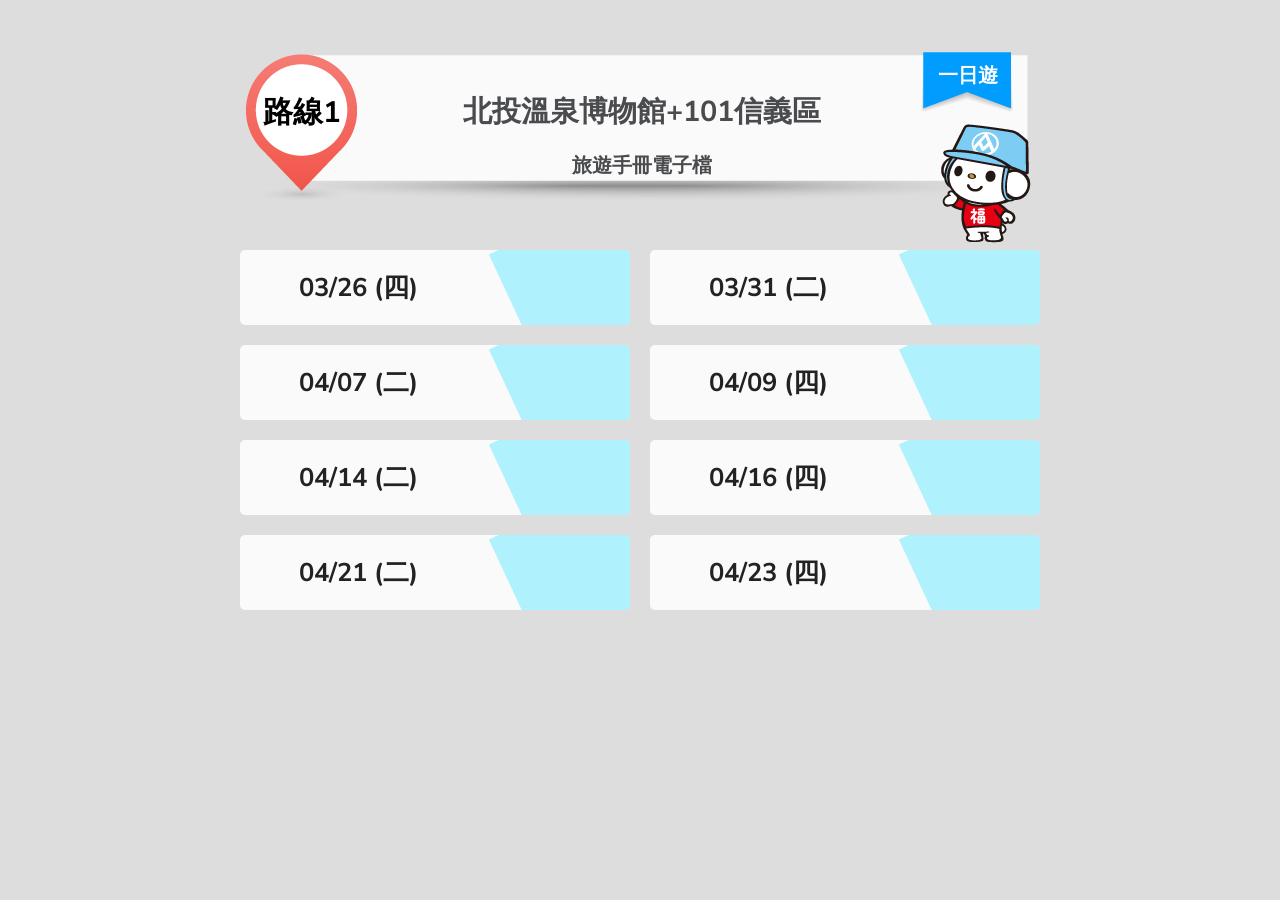
<file: index-TravelList.html>
<!DOCTYPE html>
<html lang="en">
  <head>
    <meta charset="UTF-8">
    <title>TravelList</title>
    <link rel="stylesheet" href="https://public.codepenassets.com/css/normalize-5.0.0.min.css">
<link rel='stylesheet' href='https://fonts.googleapis.com/css2?family=Almarai:wght@800&amp;family=Nunito+Sans&amp;display=swap'>

  </head>
  <style>
  @charset "UTF-8";
* {
  box-sizing: border-box;
}

body {
  margin: 0;
  padding: 50px;
  min-height: 100vh;
  position: relative;
  background-color: #ddd;
  color: #fff;
  font-family: "Nunito Sans", sans-serif;
  font-size: 19px;
}


.container {
  max-width: 800px;
  margin: 0 auto;
  padding-top:0px;
}

.content {
  text-align: center;
  width:800px;
  height:200px;
  background-image: url("BannerBG.png");
  background-repeat: no-repeat, repeat;
}

table {
  width:100%;
  padding-top:0;
  heigh: 200px;
  color:#000;
  z-index: 10;
}

.T1 {
  padding-top:40px;
  vertical-align: top;
  width: 15%;
  font-size: 1.85rem;
}

.T2 {
  padding-top:40px;
    width: 70%;
  font-size: 1.8rem;
  color:#4a4b4e;
}

p {
  font-size: 1.25rem;
  color:#4a4b4e;
}
.T4 {
  padding-top:10px;
  vertical-align: top;
  padding-right: 25px;
  width: 14.5%;
  font-size: 1.25rem;
  color:#fff;
}

.links {
  display: grid;
  grid-template-columns: 1fr 1fr;
  gap: 20px;
}

.links a {
  position: relative;
  display: block;
  background: rgba(255, 255, 255, 0.85);
  border-radius: 5px;
  padding: 20px;
  padding-left: 15%;
  font-size: 1.6rem;
  text-decoration: none;
  color: #222;
  transition: 0.3s ease all;
  overflow: hidden;
}

.links a:before,
.links a:after {
  font-size: 40px;
  display: block;
  position: absolute;
}

.links a:before {
  content: "";
  top: -80%;
  right: -150px;
  width: 250px;
  height: 250px;
  background: rgba(125, 236, 255, 0.6);
  pointer-events: none;
  transform: rotate(-25deg);
  transition: 0.4s cubic-bezier(0.34, 0.31, 0, 1.81) transform;
}

.links a:after {
  content: "👉";
  top: 0;
  bottom: 0;
  display: flex;
  align-items: center;
  right: 30px;
  transform: translateX(80px);
  transition: 0.3s cubic-bezier(0.34, 0.31, 0, 1.81) transform;
}

.links a:hover {
  background: rgba(255, 255, 255, 0.9);
  box-shadow: 5px 5px 0 rgba(0, 0, 0, 0.5);
}

.links a:hover:before {
  transform: rotate(-25deg) translateX(60px);
}

.links a:hover:after {
  transform: none;
}



/* ---------------- 手機版 ---------------- */
  @media (max-width: 760px) {

  h1 {
  font-size: 1.5rem;
}  


.links a {
  position: relative;
  display: block;
  background: rgba(255, 255, 255, 0.85);
  border-radius: 5px;
  padding: 10px;
  padding-left: 15%;
  font-size: 1.2rem;
  text-decoration: none;
    z-index: 1;
  color: #222;
  transition: 0.3s ease all;
  overflow: hidden;
}

.links a:before,
.links a:after {
  font-size: 30px;
  display: block;
  position: absolute;
}

.links a:before {
  content: "";
  top: -80%;
  right: -200px;
  width: 250px;
  height: 250px;
  background: rgba(125, 236, 255, 0.6);
  pointer-events: none;
  transform: rotate(-25deg);
  transition: 0.4s cubic-bezier(0.34, 0.31, 0, 1.81) transform;
  z-index: 0;
}
     .links a:after {
        content: "👉";
        top: 0;
        bottom: 0;
        display: flex;
        align-items: center;
        right: 0px;
        transform: translateX(80px);
        transition: 0.3s cubic-bezier(0.34, 0.31, 0, 1.81) transform;
      }
    </style>
    
  <body>
  <div class="container">
  <div class="content">
   <table>
      <tr>
         <th class="T1">路線1</th>
         <th class="T2">北投溫泉博物館+101信義區</br><p>旅遊手冊電子檔</p></th>
         <th class="T4">一日遊</th>
      </tr>
    </table>
  </div>

  <div class="links">
    <a href="https://drive.google.com/file/d/17GAGuLcNr2FB-U2HPZwJNo9GB1rehEVk/view?usp=drive_link" target="_blank"><strong>03/26 (四)</strong></a>
    <a href="https://drive.google.com/file/d/17GAGuLcNr2FB-U2HPZwJNo9GB1rehEVk/view?usp=drive_link" target="_blank"><strong>03/31 (二)</strong></a>
    <a href="https://drive.google.com/file/d/17GAGuLcNr2FB-U2HPZwJNo9GB1rehEVk/view?usp=drive_link" target="_blank"><strong>04/07 (二)</strong></a>
    <a href="https://drive.google.com/file/d/17GAGuLcNr2FB-U2HPZwJNo9GB1rehEVk/view?usp=drive_link" target="_blank"><strong>04/09 (四)</strong></a>
    <a href="https://drive.google.com/file/d/17GAGuLcNr2FB-U2HPZwJNo9GB1rehEVk/view?usp=drive_link" target="_blank"><strong>04/14 (二)</strong></a>
    <a href="https://drive.google.com/file/d/17GAGuLcNr2FB-U2HPZwJNo9GB1rehEVk/view?usp=drive_link" target="_blank"><strong>04/16 (四)</strong></a>
    <a href="https://drive.google.com/file/d/17GAGuLcNr2FB-U2HPZwJNo9GB1rehEVk/view?usp=drive_link" target="_blank"><strong>04/21 (二)</strong></a>
    <a href="https://drive.google.com/file/d/17GAGuLcNr2FB-U2HPZwJNo9GB1rehEVk/view?usp=drive_link" target="_blank"><strong>04/23 (四)</strong></a>
  </div>
</div>
    
  </body>
  
</html>
</file>
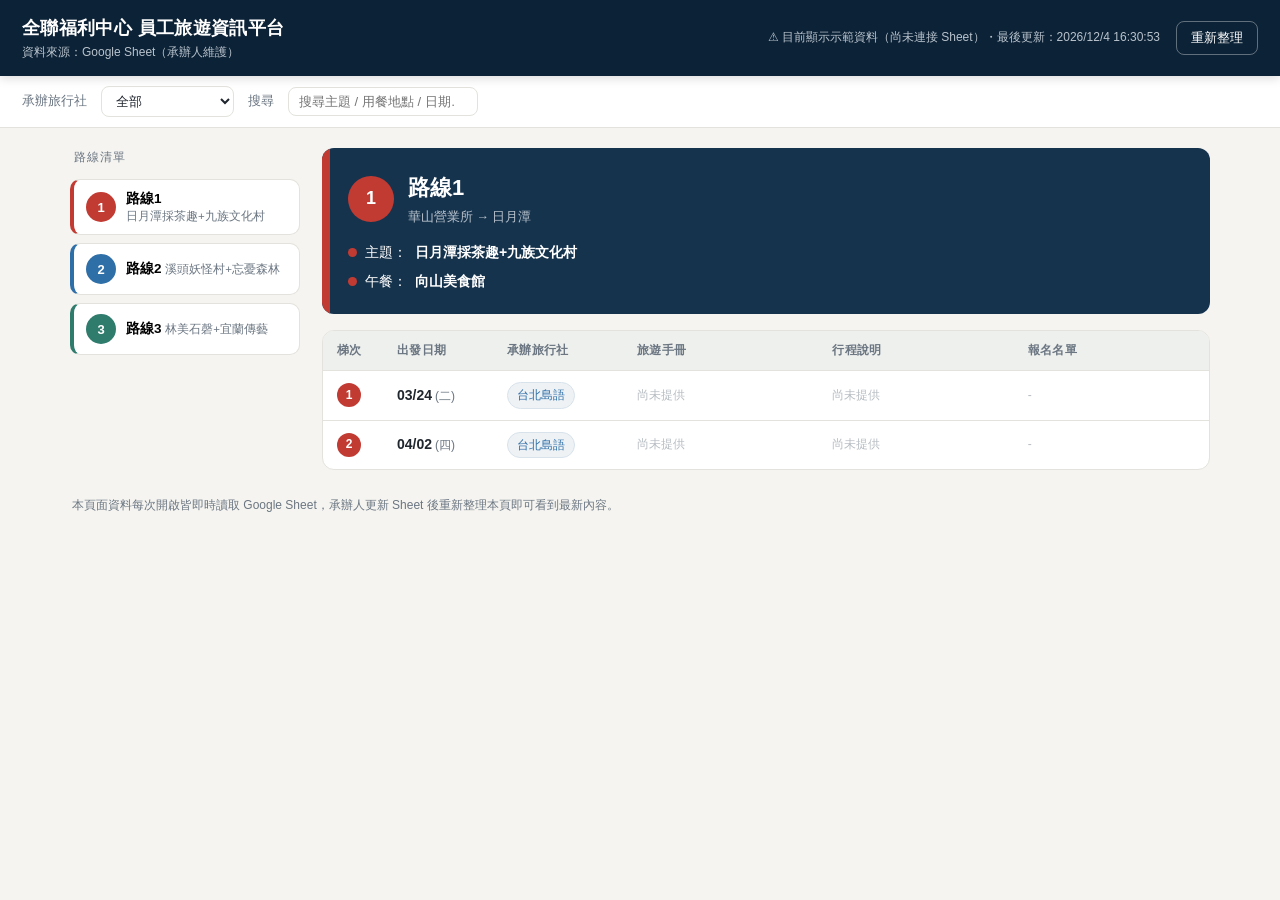
<file: indexTravel.html>
<!DOCTYPE html>
<html lang="zh-Hant">
<head>
    <meta charset="UTF-8" />
    <meta name="viewport" content="width=device-width, initial-scale=1.0" />
    <title>員工旅遊資訊平台</title>
    <style>
           /* ============================================================
        設計token：所有顏色/字體/間距集中在這裡，方便日後整體調整
        ============================================================ */
           :root {
               --navy: #16334d;
               --navy-dark: #0c2236;
               --paper: #f5f4f0;
               --card: #ffffff;
               --ink: #20262e;
               --mute: #6b7682;
               --line: #e3e2dc;
               --red: #c23b33; /* 用餐地點標示 */
               --blue: #2f6fa8; /* 路線標示 */
               --amber: #c98a1f; /* 行程說明 */
               --green: #2f7b6c; /* 名單 */
               --radius: 12px;
               --font-zh: "Noto Sans TC", "PingFang TC", "Microsoft JhengHei", "Heiti TC", sans-serif;
               --font-num: "Helvetica Neue", Arial, var(--font-zh);
           }
           /* 每條路線各配一個識別色，視覺上像捷運路線編號，方便快速辨認 */
           .line-color-0 {
               --line-color: #c23b33;
           }

           .line-color-1 {
               --line-color: #2f6fa8;
           }

           .line-color-2 {
               --line-color: #2f7b6c;
           }

           .line-color-3 {
               --line-color: #c98a1f;
           }

           .line-color-4 {
               --line-color: #7a5fc2;
           }

           .line-color-5 {
               --line-color: #3d8fa6;
           }

           * {
               box-sizing: border-box;
           }

           html, body {
               margin: 0;
               padding: 0;
           }

           body {
               background: var(--paper);
               color: var(--ink);
               font-family: var(--font-zh);
               line-height: 1.6;
           }

           /* ---------------- 頂部列 ---------------- */
           .topbar {
               background: var(--navy-dark);
               color: #fff;
               padding: 14px 22px;
               display: flex;
               align-items: center;
               gap: 16px;
               flex-wrap: wrap;
               position: sticky;
               top: 0;
               z-index: 20;
               box-shadow: 0 2px 10px rgba(0,0,0,.15);
           }

               .topbar h1 {
                   font-size: 18px;
                   margin: 0;
                   font-weight: 700;
                   letter-spacing: .02em;
               }

               .topbar .sub {
                   font-size: 12px;
                   color: #b9c3cd;
               }

           .topbar-spacer {
               flex: 1;
           }

           .topbar .meta {
               font-size: 12px;
               color: #b9c3cd;
               text-align: right;
           }

           .btn {
               border: 1px solid rgba(255,255,255,.35);
               background: transparent;
               color: #fff;
               padding: 7px 14px;
               border-radius: 8px;
               font-size: 13px;
               cursor: pointer;
               font-family: var(--font-zh);
           }

               .btn:hover {
                   background: rgba(255,255,255,.12);
               }

               .btn:focus-visible, a:focus-visible, button:focus-visible, select:focus-visible {
                   outline: 2px solid #ffd76a;
                   outline-offset: 2px;
               }

           /* ---------------- 篩選列 ---------------- */
           .filterbar {
               background: #fff;
               border-bottom: 1px solid var(--line);
               padding: 10px 22px;
               display: flex;
               gap: 14px;
               align-items: center;
               flex-wrap: wrap;
               position: sticky;
               top: 56px;
               z-index: 19;
           }

               .filterbar label {
                   font-size: 13px;
                   color: var(--mute);
               }

               .filterbar select, .filterbar input[type=search] {
                   font-family: var(--font-zh);
                   font-size: 13px;
                   padding: 6px 10px;
                   border: 1px solid var(--line);
                   border-radius: 8px;
                   background: #fff;
                   color: var(--ink);
               }

           /* ---------------- 整體版面 ---------------- */
           .layout {
               display: flex;
               max-width: 1180px;
               margin: 0 auto;
               gap: 22px;
               padding: 20px;
               align-items: flex-start;
           }

           /* 側邊：路線清單 */
           .route-nav {
               width: 230px;
               flex-shrink: 0;
               display: flex;
               flex-direction: column;
               gap: 8px;
           }

           .route-nav-title {
               font-size: 12px;
               color: var(--mute);
               text-transform: uppercase;
               letter-spacing: .08em;
               margin: 0 4px 4px;
           }

           .route-item {
               display: flex;
               align-items: center;
               gap: 10px;
               background: var(--card);
               border: 1px solid var(--line);
               border-left: 4px solid var(--line-color);
               border-radius: 10px;
               padding: 10px 12px;
               cursor: pointer;
               text-align: left;
               width: 100%;
               font-family: var(--font-zh);
           }

               .route-item:hover {
                   border-color: var(--line-color);
               }

               .route-item.active {
                   background: var(--navy);
                   border-color: var(--navy);
                   color: #fff;
               }

                   .route-item.active .route-item-theme {
                       color: #cfd9e2;
                   }

           .route-badge {
               width: 30px;
               height: 30px;
               flex-shrink: 0;
               border-radius: 50%;
               background: var(--line-color);
               color: #fff;
               display: flex;
               align-items: center;
               justify-content: center;
               font-weight: 700;
               font-size: 13px;
               font-family: var(--font-num);
           }

           .route-item-text {
               overflow: hidden;
           }

           .route-item-name {
               font-size: 13.5px;
               font-weight: 700;
               white-space: nowrap;
               overflow: hidden;
               text-overflow: ellipsis;
           }

           .route-item-theme {
               font-size: 11.5px;
               color: var(--mute);
               white-space: nowrap;
               overflow: hidden;
               text-overflow: ellipsis;
           }

           /* 內容區 */
           .content {
               flex: 1;
               min-width: 0;
           }

           .route-card {
               background: var(--navy);
               color: #fff;
               border-radius: var(--radius);
               padding: 22px 26px;
               position: relative;
               overflow: hidden;
           }

               .route-card::before {
                   content: "";
                   position: absolute;
                   inset: 0;
                   border-left: 8px solid var(--line-color);
               }

           .route-card-head {
               display: flex;
               align-items: center;
               gap: 14px;
               margin-bottom: 14px;
           }

           .route-card-badge {
               width: 46px;
               height: 46px;
               border-radius: 50%;
               background: var(--line-color);
               display: flex;
               align-items: center;
               justify-content: center;
               font-size: 18px;
               font-weight: 700;
               font-family: var(--font-num);
               flex-shrink: 0;
           }

           .route-card-head h2 {
               margin: 0;
               font-size: 22px;
               font-weight: 700;
           }

           .route-card-head .path {
               font-size: 12.5px;
               color: #b9c3cd;
               margin-top: 2px;
           }

           .route-card-rows {
               display: flex;
               flex-direction: column;
               gap: 6px;
               font-size: 14px;
           }

           .marker-row {
               display: flex;
               align-items: baseline;
               gap: 8px;
           }

           .dot {
               width: 9px;
               height: 9px;
               border-radius: 50%;
               flex-shrink: 0;
           }

               .dot.theme {
                   background: var(--red);
               }

               .dot.meal {
                   background: var(--red);
               }

           .marker-row b {
               font-weight: 700;
           }

           /* 梯次表 */
           .batches {
               margin-top: 16px;
               background: var(--card);
               border-radius: var(--radius);
               border: 1px solid var(--line);
               overflow: hidden;
           }

           table {
               width: 100%;
               border-collapse: collapse;
               font-size: 13.5px;
           }

           thead th {
               background: #eef0ed;
               color: var(--mute);
               font-weight: 700;
               text-align: left;
               padding: 10px 14px;
               font-size: 12px;
               letter-spacing: .03em;
               border-bottom: 1px solid var(--line);
           }

           tbody td {
               padding: 11px 14px;
               border-bottom: 1px solid var(--line);
               vertical-align: middle;
           }

           tbody tr:last-child td {
               border-bottom: none;
           }

           tbody tr:hover {
               background: #fafaf7;
           }

           .seq-badge {
               display: inline-flex;
               align-items: center;
               justify-content: center;
               width: 24px;
               height: 24px;
               border-radius: 50%;
               background: var(--line-color);
               color: #fff;
               font-weight: 700;
               font-size: 12px;
               font-family: var(--font-num);
           }

           .date-cell b {
               font-size: 14px;
           }

           .date-cell .wk {
               color: var(--mute);
               font-size: 12px;
               margin-left: 3px;
           }

           .agency-tag {
               display: inline-block;
               font-size: 11.5px;
               padding: 3px 9px;
               border-radius: 999px;
               background: #eef2f5;
               color: var(--blue);
               border: 1px solid #d7e2ea;
               white-space: nowrap;
           }

           .doc-link {
               display: inline-flex;
               align-items: center;
               gap: 6px;
               font-size: 12.5px;
               padding: 6px 10px;
               border-radius: 8px;
               text-decoration: none;
               border: 1px solid var(--line);
               color: var(--ink);
               background: #fff;
               max-width: 230px;
           }

               .doc-link span {
                   overflow: hidden;
                   text-overflow: ellipsis;
                   white-space: nowrap;
               }

               .doc-link:hover {
                   border-color: var(--line-color);
                   color: var(--line-color);
               }

               .doc-link.handbook {
                   border-color: #d7e2ea;
               }

                   .doc-link.handbook:hover {
                       color: var(--blue);
                       border-color: var(--blue);
                   }

               .doc-link.brief {
                   border-color: #ecdcc0;
               }

                   .doc-link.brief:hover {
                       color: var(--amber);
                       border-color: var(--amber);
                   }

               .doc-link.roster {
                   border-color: #cfe6e0;
               }

                   .doc-link.roster:hover {
                       color: var(--green);
                       border-color: var(--green);
                   }

           .doc-missing {
               font-size: 12px;
               color: #b6bcc2;
           }

           .doc-cell {
               display: flex;
               flex-direction: column;
               gap: 5px;
               align-items: flex-start;
           }

           .empty, .loading, .errorbox {
               background: var(--card);
               border: 1px solid var(--line);
               border-radius: var(--radius);
               padding: 40px 24px;
               text-align: center;
               color: var(--mute);
               font-size: 14px;
           }

           .errorbox {
               color: #8a2f29;
               border-color: #e3c3bf;
               background: #fdf3f1;
           }

           footer {
               max-width: 1180px;
               margin: 0 auto;
               padding: 6px 22px 40px;
               font-size: 12px;
               color: var(--mute);
           }

           /* ---------------- 手機版 ---------------- */
           @media (max-width: 760px) {
               .layout {
                   flex-direction: column;
                   padding: 14px;
               }

               .route-nav {
                   width: 100%;
                   flex-direction: row;
                   overflow-x: auto;
                   padding-bottom: 4px;
               }

               .route-item {
                   width: auto;
                   flex-shrink: 0;
                   min-width: 160px;
               }

               table, thead, tbody, th, td, tr {
                   display: block;
               }

               thead {
                   display: none;
               }

               tbody tr {
                   border: 1px solid var(--line);
                   border-radius: 10px;
                   margin: 10px;
                   padding: 10px 4px;
               }

               tbody td {
                   border-bottom: none;
                   padding: 6px 10px;
               }

                   tbody td::before {
                       content: attr(data-label);
                       display: block;
                       font-size: 11px;
                       color: var(--mute);
                       margin-bottom: 3px;
                   }
           }
    </style>
</head>
<body>

    <div class="topbar">
        <div>
            <h1>全聯福利中心 員工旅遊資訊平台</h1>
            <div class="sub">資料來源：Google Sheet（承辦人維護）</div>
        </div>
        <div class="topbar-spacer"></div>
        <div class="meta" id="updatedMeta">資料載入中…</div>
        <button class="btn" id="refreshBtn">重新整理</button>
    </div>

    <div class="filterbar">
        <label for="agencyFilter">承辦旅行社</label>
        <select id="agencyFilter">
            <option value="">全部</option>
        </select>

        <label for="searchInput">搜尋</label>
        <input id="searchInput" type="search" placeholder="搜尋主題 / 用餐地點 / 日期…" />
    </div>

    <div class="layout">
        <nav class="route-nav" id="routeNav" aria-label="路線清單">
            <p class="route-nav-title">路線清單</p>
            <!-- 路線按鈕由 JS 動態產生 -->
        </nav>

        <main class="content" id="content">
            <div class="loading">資料載入中…</div>
        </main>
    </div>

    <footer>
        本頁面資料每次開啟皆即時讀取 Google Sheet，承辦人更新 Sheet 後重新整理本頁即可看到最新內容。
    </footer>

    <script>
        /* ============================================================
           1. 設定區：把這個換成你「發布到網路」產生的 CSV 連結
           ============================================================
           操作方式：Google Sheet → 檔案 → 共用 → 發布到網路 →
                    選擇分頁 → 格式選 csv → 發布 → 複製連結貼在下面
        */
        const SHEET_CSV_URL = "https://docs.google.com/spreadsheets/d/e/2PACX-1vSj9Xy7r1N8FMwFSySh_yJUDwo6P9Mfavt4BKgwAUfkSbQ4c5D5KthZnwOC3e_RxDAa8SIiWXRsGWYJ/pub?gid=1353160345&single=true&output=csv";

        /* 找不到/尚未設定真實連結時，使用以下示範資料，
           讓頁面在學習/測試階段也能正常運作。
           正式上線後把 SHEET_CSV_URL 換成真連結即可，這段示範資料就不會被用到。 */
        const DEMO_CSV = `路線編號,路線名稱,主題,用餐地點,發車起點,到站景點,梯次,出發日期,承辦旅行社,手冊檔名,手冊連結,說明檔名,說明連結,名單連結
3,路線3,林美石磬+宜蘭傳藝,蘭城晶英櫻桃鴨,華山營業所,宜蘭火車站,1,2026/03/31,台北島語,0331--台北島語.pdf,https://drive.google.com/file/d/17GAGuLcNr2FB-U2HPZwJNo9GB1rehEVk/view?usp=drive_link,,,
3,路線3,林美石磬+宜蘭傳藝,蘭城晶英櫻桃鴨,華山營業所,宜蘭火車站,2,2026/04/07,全聯宜蘭旅行社,,,,,
3,路線3,林美石磬+宜蘭傳藝,蘭城晶英櫻桃鴨,華山營業所,宜蘭火車站,3,2026/04/09,台北島語,,,,,
3,路線3,林美石磬+宜蘭傳藝,蘭城晶英櫻桃鴨,華山營業所,宜蘭火車站,4,2026/04/14,全聯宜蘭旅行社,0414--全聯宜蘭手冊(改).pdf,https://drive.google.com/file/d/16RAHfsYda_t1huNxeiL0kbvCjxoOJdnE/view?usp=drive_link,,,
3,路線3,林美石磬+宜蘭傳藝,蘭城晶英櫻桃鴨,華山營業所,宜蘭火車站,5,2026/04/16,台北島語,,,,,
3,路線3,林美石磬+宜蘭傳藝,蘭城晶英櫻桃鴨,華山營業所,宜蘭火車站,6,2026/04/21,全聯宜蘭旅行社,,,,,
3,路線3,林美石磬+宜蘭傳藝,蘭城晶英櫻桃鴨,華山營業所,宜蘭火車站,7,2026/04/23,台北島語,,,,,
3,路線3,林美石磬+宜蘭傳藝,蘭城晶英櫻桃鴨,華山營業所,宜蘭火車站,8,2026/04/28,全聯宜蘭旅行社,,,,,
1,路線1,日月潭採茶趣+九族文化村,向山美食館,華山營業所,日月潭,1,2026/03/24,台北島語,,,,,
1,路線1,日月潭採茶趣+九族文化村,向山美食館,華山營業所,日月潭,2,2026/04/02,台北島語,,,,,
2,路線2,溪頭妖怪村+忘憂森林,竹屋餐廳,宜蘭火車站,溪頭,1,2026/03/26,全聯宜蘭旅行社,,,,,
2,路線2,溪頭妖怪村+忘憂森林,竹屋餐廳,宜蘭火車站,溪頭,2,2026/04/11,全聯宜蘭旅行社,,,,,
`;

        /* ============================================================
           2. 極簡 CSV 解析器（支援雙引號內含逗號/換行，不依賴外部套件）
           ============================================================ */
        function parseCSV(text) {
            const rows = [];
            let row = [], field = "", inQuotes = false;
            for (let i = 0; i < text.length; i++) {
                const c = text[i];
                if (inQuotes) {
                    if (c === '"') {
                        if (text[i + 1] === '"') { field += '"'; i++; }
                        else inQuotes = false;
                    } else field += c;
                } else {
                    if (c === '"') inQuotes = true;
                    else if (c === ',') { row.push(field); field = ""; }
                    else if (c === '\n') { row.push(field); rows.push(row); row = []; field = ""; }
                    else if (c === '\r') { /* ignore, \n handles line break */ }
                    else field += c;
                }
            }
            if (field.length || row.length) { row.push(field); rows.push(row); }
            if (!rows.length) return [];
            const headers = rows[0].map(h => h.trim());
            return rows.slice(1)
                .filter(r => r.some(v => v && v.trim() !== ""))
                .map(r => {
                    const obj = {};
                    headers.forEach((h, idx) => obj[h] = (r[idx] ?? "").trim());
                    return obj;
                });
        }

        /* ============================================================
           3. 工具函式
           ============================================================ */
        function isRealLink(v) {
            return !!v && /^https?:\/\//i.test(v.trim());
        }

        function weekdayLabel(dateStr) {
            // 接受 2026/03/31 或 2026-03-31，自動算出星期幾，格式對齊原始介面：03/31(二)
            if (!dateStr) return { md: "", wk: "" };
            const norm = dateStr.replace(/-/g, "/");
            const parts = norm.split("/");
            if (parts.length < 3) return { md: dateStr, wk: "" };
            const [y, m, d] = parts.map(Number);
            const dt = new Date(y, m - 1, d);
            if (isNaN(dt.getTime())) return { md: dateStr, wk: "" };
            const wkChars = ["日", "一", "二", "三", "四", "五", "六"];
            const md = `${String(m).padStart(2, "0")}/${String(d).padStart(2, "0")}`;
            return { md, wk: wkChars[dt.getDay()], sortKey: dt.getTime() };
        }

        function escapeHtml(s) {
            return (s ?? "").replace(/[&<>"']/g, c => ({
                "&": "&amp;", "<": "&lt;", ">": "&gt;", '"': "&quot;", "'": "&#39;"
            }[c]));
        }

        /* ============================================================
           4. 資料載入與分組
           ============================================================ */
        let ROUTES = [];        // 分組後的路線陣列
        let ACTIVE_ROUTE = null;
        let AGENCY_FILTER = "";
        let SEARCH_TERM = "";

        async function loadData() {
            setLoading();
            let csvText = "";
            let usedDemo = false;
            try {
                if (!SHEET_CSV_URL || SHEET_CSV_URL.startsWith("REPLACE_")) {
                    throw new Error("尚未設定 SHEET_CSV_URL");
                }
                const res = await fetch(SHEET_CSV_URL, { cache: "no-store" });
                if (!res.ok) throw new Error("HTTP " + res.status);
                csvText = await res.text();
            } catch (err) {
                console.warn("讀取 Google Sheet 失敗，改用示範資料：", err.message);
                csvText = DEMO_CSV;
                usedDemo = true;
            }

            const rows = parseCSV(csvText);
            ROUTES = groupRoutes(rows);
            renderAgencyOptions(rows);
            renderRouteNav();
            if (!ACTIVE_ROUTE && ROUTES.length) ACTIVE_ROUTE = ROUTES[0].id;
            renderContent();
            updateMeta(usedDemo);
        }

        function groupRoutes(rows) {
            const map = new Map();
            rows.forEach(r => {
                const id = r["路線編號"] || r["路線名稱"] || "未分類";
                if (!map.has(id)) {
                    map.set(id, {
                        id,
                        name: r["路線名稱"] || ("路線" + id),
                        theme: r["主題"] || "",
                        meal: r["用餐地點"] || "",
                        from: r["發車起點"] || "",
                        to: r["到站景點"] || "",
                        batches: []
                    });
                }
                map.get(id).batches.push(r);
            });
            const list = Array.from(map.values());
            list.forEach(rt => {
                rt.batches.sort((a, b) => (Number(a["梯次"]) || 0) - (Number(b["梯次"]) || 0));
            });
            list.sort((a, b) => (Number(a.id) || 0) - (Number(b.id) || 0));
            return list;
        }

        function renderAgencyOptions(rows) {
            const sel = document.getElementById("agencyFilter");
            const current = sel.value;
            const agencies = Array.from(new Set(rows.map(r => r["承辦旅行社"]).filter(Boolean))).sort();
            sel.innerHTML = '<option value="">全部</option>' +
                agencies.map(a => `<option value="${escapeHtml(a)}">${escapeHtml(a)}</option>`).join("");
            if (agencies.includes(current)) sel.value = current;
        }

        /* ============================================================
           5. 畫面渲染
           ============================================================ */
        function setLoading() {
            document.getElementById("content").innerHTML = '<div class="loading">資料載入中…</div>';
        }

        function updateMeta(usedDemo) {
            const now = new Date();
            const stamp = now.toLocaleString("zh-TW", { hour12: false });
            const meta = document.getElementById("updatedMeta");
            meta.textContent = (usedDemo ? "⚠ 目前顯示示範資料（尚未連接 Sheet）・" : "") + "最後更新：" + stamp;
        }

        function renderRouteNav() {
            const nav = document.getElementById("routeNav");
            const title = '<p class="route-nav-title">路線清單</p>';
            nav.innerHTML = title + ROUTES.map((rt, idx) => `
        <button class="route-item line-color-${idx % 6} ${rt.id === ACTIVE_ROUTE ? "active" : ""}"
                data-route="${escapeHtml(rt.id)}">
          <span class="route-badge">${escapeHtml(rt.id)}</span>
          <span class="route-item-text">
            <span class="route-item-name">${escapeHtml(rt.name)}</span>
            <span class="route-item-theme">${escapeHtml(rt.theme)}</span>
          </span>
        </button>
      `).join("");

            nav.querySelectorAll(".route-item").forEach(btn => {
                btn.addEventListener("click", () => {
                    ACTIVE_ROUTE = btn.dataset.route;
                    renderRouteNav();
                    renderContent();
                });
            });
        }

        function docLinkHtml(filename, url, cls, icon) {
            if (isRealLink(url)) {
                const label = filename && filename.trim() ? filename : "下載檔案";
                return `<a class="doc-link ${cls}" href="${escapeHtml(url)}" target="_blank" rel="noopener">
                  ${icon}<span>${escapeHtml(label)}</span>
                </a>`;
            }
            return `<span class="doc-missing">尚未提供</span>`;
        }

        function renderContent() {
            const content = document.getElementById("content");
            const rt = ROUTES.find(r => r.id === ACTIVE_ROUTE);
            if (!rt) {
                content.innerHTML = '<div class="empty">尚無路線資料，請確認 Google Sheet 內容。</div>';
                return;
            }
            const idx = ROUTES.indexOf(rt);

            let batches = rt.batches;
            if (AGENCY_FILTER) {
                batches = batches.filter(b => b["承辦旅行社"] === AGENCY_FILTER);
            }
            if (SEARCH_TERM) {
                const term = SEARCH_TERM.toLowerCase();
                const haystack = [rt.theme, rt.meal, rt.from, rt.to].join(" ").toLowerCase();
                batches = batches.filter(b =>
                    haystack.includes(term) ||
                    (b["出發日期"] || "").toLowerCase().includes(term) ||
                    (b["承辦旅行社"] || "").toLowerCase().includes(term)
                );
            }

            const rowsHtml = batches.length ? batches.map(b => {
                const { md, wk } = weekdayLabel(b["出發日期"]);
                return `
          <tr>
            <td data-label="梯次"><span class="seq-badge">${escapeHtml(b["梯次"] || "-")}</span></td>
            <td data-label="出發日期" class="date-cell"><b>${escapeHtml(md)}</b><span class="wk">${wk ? "(" + wk + ")" : ""}</span></td>
            <td data-label="承辦旅行社">${b["承辦旅行社"] ? `<span class="agency-tag">${escapeHtml(b["承辦旅行社"])}</span>` : "-"}</td>
            <td data-label="旅遊手冊">
              <div class="doc-cell">
                ${docLinkHtml(b["手冊檔名"], b["手冊連結"], "handbook", iconBook())}
              </div>
            </td>
            <td data-label="行程說明">
              <div class="doc-cell">
                ${docLinkHtml(b["說明檔名"], b["說明連結"], "brief", iconDoc())}
              </div>
            </td>
            <td data-label="報名名單">
              <div class="doc-cell">
                ${isRealLink(b["名單連結"]) ? docLinkHtml("報名名單.pdf", b["名單連結"], "roster", iconList()) : '<span class="doc-missing">-</span>'}
              </div>
            </td>
          </tr>`;
            }).join("") : `<tr><td colspan="6"><div class="empty">沒有符合篩選條件的梯次</div></td></tr>`;

            content.innerHTML = `
        <div class="line-color-${idx % 6}">
          <div class="route-card">
            <div class="route-card-head">
              <div class="route-card-badge">${escapeHtml(rt.id)}</div>
              <div>
                <h2>${escapeHtml(rt.name)}</h2>
                <div class="path">${escapeHtml(rt.from)} → ${escapeHtml(rt.to)}</div>
              </div>
            </div>
            <div class="route-card-rows">
              <div class="marker-row"><span class="dot theme"></span> 主題：<b>${escapeHtml(rt.theme)}</b></div>
              <div class="marker-row"><span class="dot meal"></span> 午餐：<b>${escapeHtml(rt.meal)}</b></div>
            </div>
          </div>

          <div class="batches">
            <table>
              <thead>
                <tr>
                  <th style="width:60px">梯次</th>
                  <th style="width:110px">出發日期</th>
                  <th style="width:130px">承辦旅行社</th>
                  <th>旅遊手冊</th>
                  <th>行程說明</th>
                  <th>報名名單</th>
                </tr>
              </thead>
              <tbody>${rowsHtml}</tbody>
            </table>
          </div>
        </div>
      `;
        }

        /* 小圖示，純 SVG 內嵌，不依賴外部圖示庫 */
        function iconBook() { return `<svg width="14" height="14" viewBox="0 0 24 24" fill="none" stroke="currentColor" stroke-width="2"><path d="M4 19.5A2.5 2.5 0 0 1 6.5 17H20"/><path d="M6.5 2H20v20H6.5A2.5 2.5 0 0 1 4 19.5v-15A2.5 2.5 0 0 1 6.5 2z"/></svg>`; }
        function iconDoc() { return `<svg width="14" height="14" viewBox="0 0 24 24" fill="none" stroke="currentColor" stroke-width="2"><path d="M14 2H6a2 2 0 0 0-2 2v16a2 2 0 0 0 2 2h12a2 2 0 0 0 2-2V8z"/><path d="M14 2v6h6"/></svg>`; }
        function iconList() { return `<svg width="14" height="14" viewBox="0 0 24 24" fill="none" stroke="currentColor" stroke-width="2"><path d="M8 6h13M8 12h13M8 18h13M3 6h.01M3 12h.01M3 18h.01"/></svg>`; }

        /* ============================================================
           6. 事件綁定
           ============================================================ */
        document.getElementById("refreshBtn").addEventListener("click", loadData);
        document.getElementById("agencyFilter").addEventListener("change", e => {
            AGENCY_FILTER = e.target.value;
            renderContent();
        });
        document.getElementById("searchInput").addEventListener("input", e => {
            SEARCH_TERM = e.target.value.trim();
            renderContent();
        });

        loadData();
    </script>
</body>
</html>
</file>
